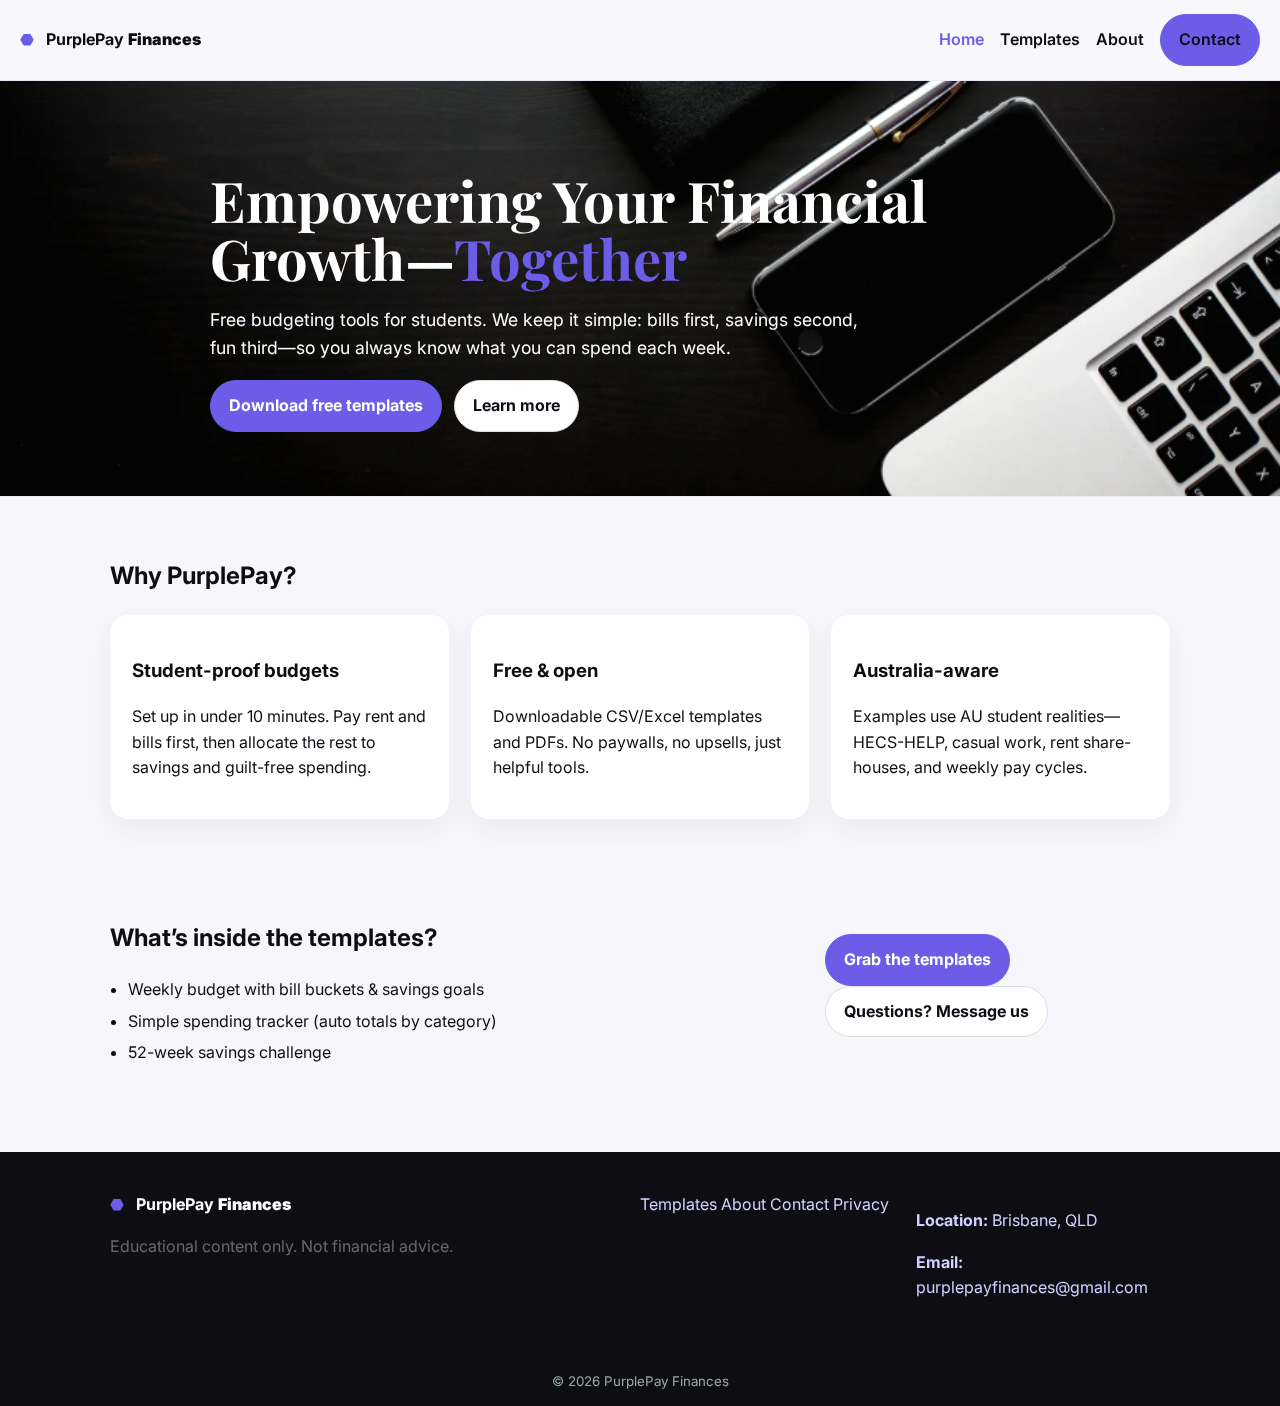
<file: index.html>
<!DOCTYPE html>
<html lang="en">
<head>
  <meta charset="utf-8" />
  <meta name="viewport" content="width=device-width,initial-scale=1" />
  <title>PurplePay Finances · Student Budgeting Templates & Guides</title>
  <meta name="description" content="Free budgeting templates and simple guides for students in Australia. Learn to plan your money, pay bills first, and save consistently." />
  <link rel="preconnect" href="https://fonts.gstatic.com" crossorigin>
  <link href="https://fonts.googleapis.com/css2?family=Inter:wght@400;600;700&family=Playfair+Display:wght@600;700&display=swap" rel="stylesheet">
  <link rel="stylesheet" href="assets/css/style.css" />
  <link rel="manifest" href="site.webmanifest">
  <meta property="og:title" content="PurplePay Finances" />
  <meta property="og:description" content="Free student budgeting templates (Excel/CSV) and guides." />
  <meta property="og:type" content="website" />
  <meta property="og:image" content="assets/img/hero.jpg" />
  <meta name="theme-color" content="#6C5CE7">
</head>
<body>
<header class="site-header">
  <a class="brand" href="index.html"><span class="brand-icon">⬣</span> PurplePay <strong>Finances</strong></a>
  <button class="nav-toggle" aria-expanded="false" aria-controls="nav">Menu</button>
  <nav id="nav" class="site-nav">
    <a href="index.html" aria-current="page">Home</a>
    <a href="templates.html">Templates</a>
    <a href="about.html">About</a>
    <a href="contact.html" class="btn btn-primary">Contact</a>
  </nav>
</header>

<main>
  <section class="hero">
    <div class="hero-inner">
      <h1>Empowering Your Financial Growth—<span class="accent">Together</span></h1>
      <p class="lead">Free budgeting tools for students. We keep it simple: bills first, savings second, fun third—so you always know what you can spend each week.</p>
      <div class="cta-row">
        <a class="btn btn-primary" href="templates.html">Download free templates</a>
        <a class="btn btn-ghost" href="about.html">Learn more</a>
      </div>
    </div>
    <figure class="hero-media" role="img" aria-label="Soft purple office backdrop"></figure>
  </section>

  <section class="features container">
    <h2>Why PurplePay?</h2>
    <div class="grid-3">
      <article class="card">
        <h3>Student-proof budgets</h3>
        <p>Set up in under 10 minutes. Pay rent and bills first, then allocate the rest to savings and guilt-free spending.</p>
      </article>
      <article class="card">
        <h3>Free & open</h3>
        <p>Downloadable CSV/Excel templates and PDFs. No paywalls, no upsells, just helpful tools.</p>
      </article>
      <article class="card">
        <h3>Australia-aware</h3>
        <p>Examples use AU student realities—HECS-HELP, casual work, rent share-houses, and weekly pay cycles.</p>
      </article>
    </div>
  </section>

  <section class="strip container">
    <div>
      <h2>What’s inside the templates?</h2>
      <ul class="checklist">
        <li>Weekly budget with bill buckets & savings goals</li>
        <li>Simple spending tracker (auto totals by category)</li>
        <li>52-week savings challenge</li>
      </ul>
    </div>
    <div class="strip-cta">
      <a class="btn btn-primary" href="templates.html">Grab the templates</a>
      <a class="btn btn-ghost" href="contact.html">Questions? Message us</a>
    </div>
  </section>
</main>

<footer class="site-footer">
  <div class="container footer-grid">
    <div>
      <div class="brand footer-brand"><span class="brand-icon">⬣</span> PurplePay <strong>Finances</strong></div>
      <p class="muted">Educational content only. Not financial advice.</p>
    </div>
    <nav aria-label="Footer">
      <a href="templates.html">Templates</a>
      <a href="about.html">About</a>
      <a href="contact.html">Contact</a>
      <a href="privacy.html">Privacy</a>
    </nav>
    <div>
      <p><strong>Location:</strong> Brisbane, QLD</p>
      <p><strong>Email:</strong> <a href="mailto:purplepayfinances@gmail.com">purplepayfinances@gmail.com</a></p>
    </div>
  </div>
  <small class="copyright">© <span id="year"></span> PurplePay Finances</small>
</footer>

<script src="assets/js/main.js" defer></script>
</body>
</html>
</file>
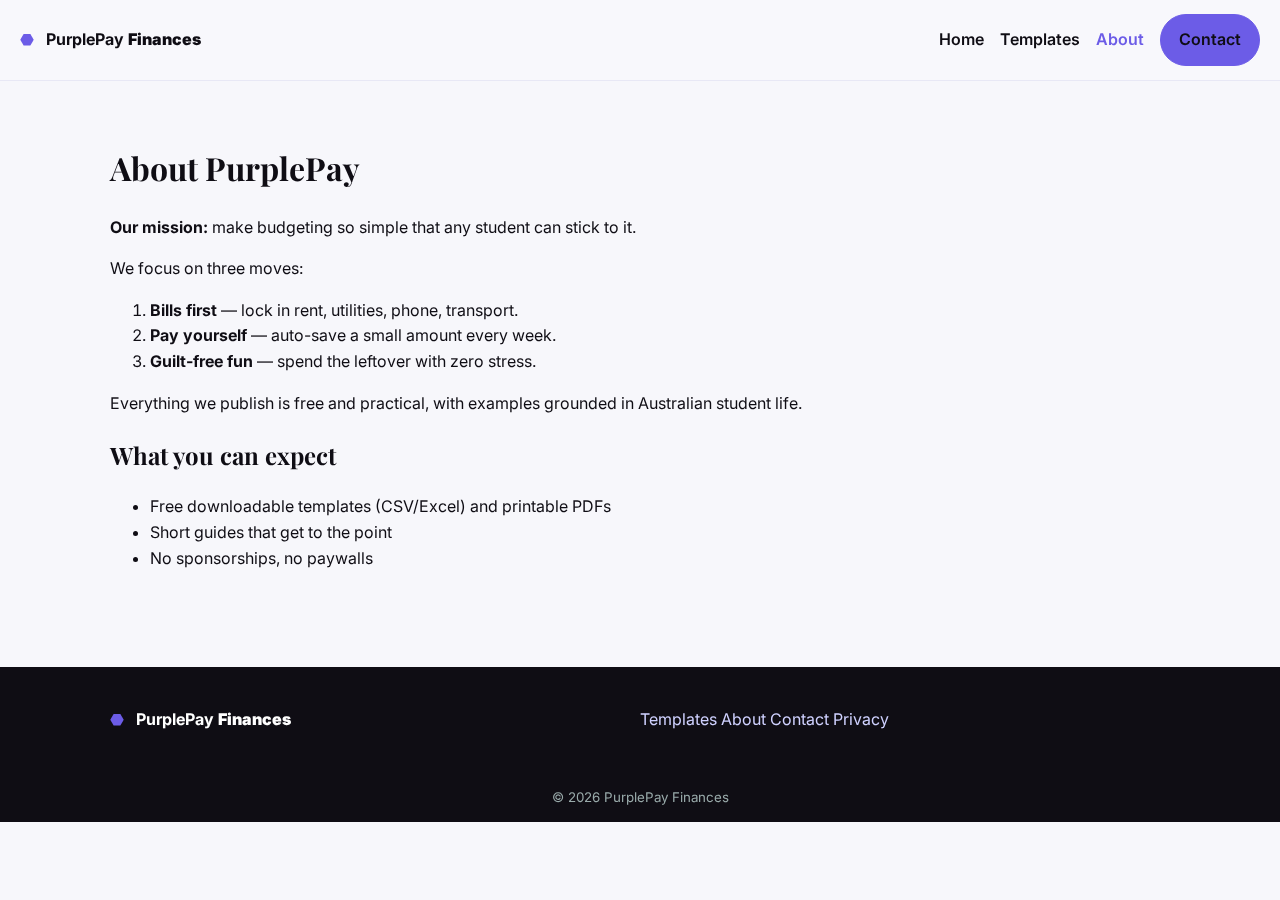
<file: about.html>
<!DOCTYPE html>
<html lang="en">
<head>
  <meta charset="utf-8" />
  <meta name="viewport" content="width=device-width,initial-scale=1" />
  <title>About · PurplePay Finances</title>
  <meta name="description" content="PurplePay Finances helps students build simple, realistic budgets with free templates and guides." />
  <link href="https://fonts.googleapis.com/css2?family=Inter:wght@400;600;700&family=Playfair+Display:wght@600;700&display=swap" rel="stylesheet">
  <link rel="stylesheet" href="assets/css/style.css" />
</head>
<body>
<header class="site-header">
  <a class="brand" href="index.html"><span class="brand-icon">⬣</span> PurplePay <strong>Finances</strong></a>
  <button class="nav-toggle" aria-expanded="false" aria-controls="nav">Menu</button>
  <nav id="nav" class="site-nav">
    <a href="index.html">Home</a>
    <a href="templates.html">Templates</a>
    <a href="about.html" aria-current="page">About</a>
    <a href="contact.html" class="btn btn-primary">Contact</a>
  </nav>
</header>

<main class="container prose">
  <h1>About PurplePay</h1>
  <p><strong>Our mission:</strong> make budgeting so simple that any student can stick to it.</p>
  <p>We focus on three moves: </p>
  <ol>
    <li><strong>Bills first</strong> — lock in rent, utilities, phone, transport.</li>
    <li><strong>Pay yourself</strong> — auto-save a small amount every week.</li>
    <li><strong>Guilt-free fun</strong> — spend the leftover with zero stress.</li>
  </ol>
  <p>Everything we publish is free and practical, with examples grounded in Australian student life.</p>

  <h2>What you can expect</h2>
  <ul>
    <li>Free downloadable templates (CSV/Excel) and printable PDFs</li>
    <li>Short guides that get to the point</li>
    <li>No sponsorships, no paywalls</li>
  </ul>
</main>

<footer class="site-footer">
  <div class="container footer-grid">
    <div class="brand footer-brand"><span class="brand-icon">⬣</span> PurplePay <strong>Finances</strong></div>
    <nav aria-label="Footer">
      <a href="templates.html">Templates</a>
      <a href="about.html" aria-current="page">About</a>
      <a href="contact.html">Contact</a>
      <a href="privacy.html">Privacy</a>
    </nav>
  </div>
  <small class="copyright">© <span id="year"></span> PurplePay Finances</small>
</footer>
<script src="assets/js/main.js" defer></script>
</body>
</html>
</file>
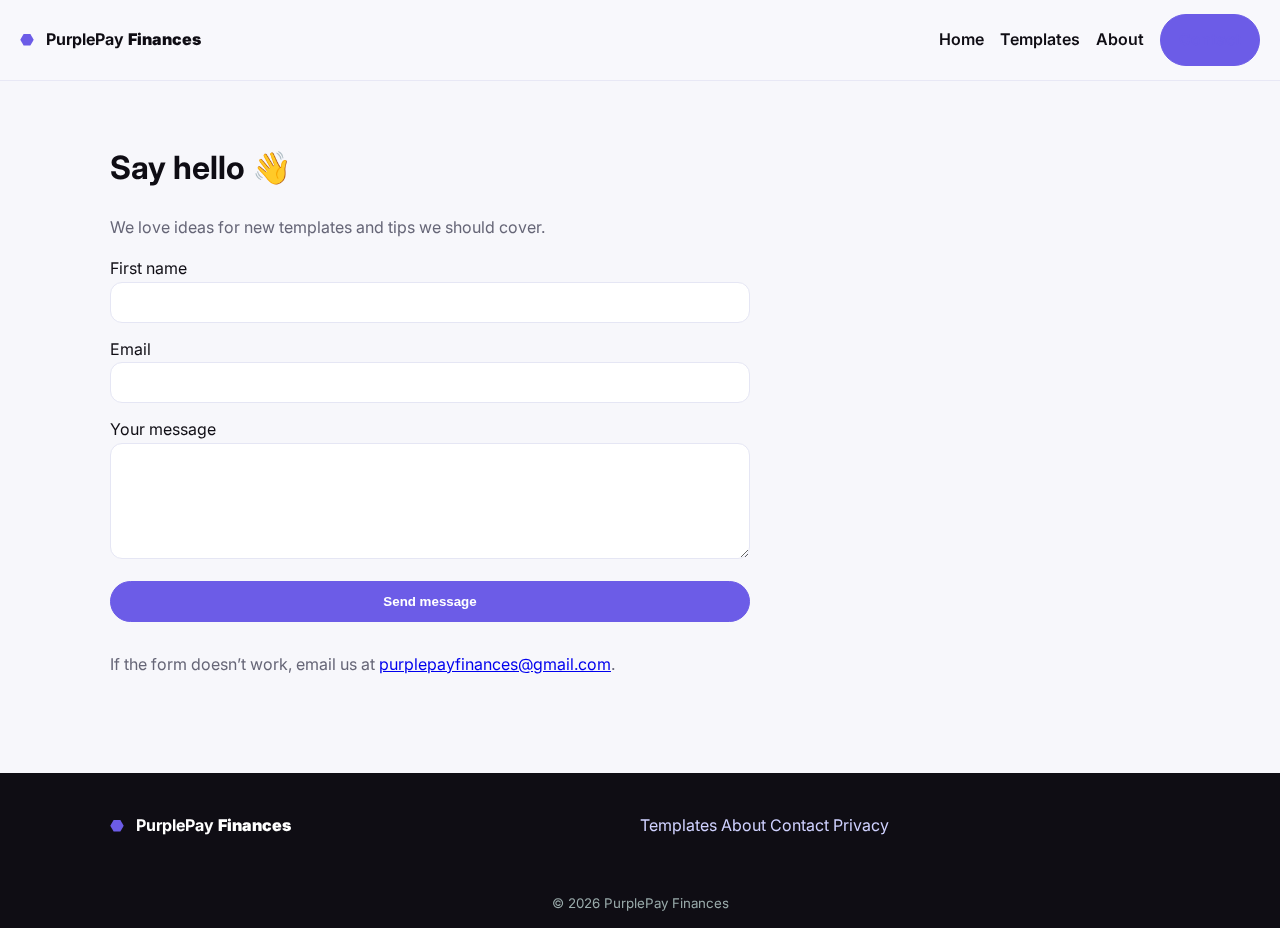
<file: contact.html>
<!DOCTYPE html>
<html lang="en">
<head>
  <meta charset="utf-8" />
  <meta name="viewport" content="width=device-width,initial-scale=1" />
  <title>Contact · PurplePay Finances</title>
  <meta name="description" content="Contact PurplePay Finances for student budgeting help or template ideas." />
  <link href="https://fonts.googleapis.com/css2?family=Inter:wght@400;600;700&family=Playfair+Display:wght@600;700&display=swap" rel="stylesheet">
  <link rel="stylesheet" href="assets/css/style.css" />
</head>
<body>
<header class="site-header">
  <a class="brand" href="index.html"><span class="brand-icon">⬣</span> PurplePay <strong>Finances</strong></a>
  <button class="nav-toggle" aria-expanded="false" aria-controls="nav">Menu</button>
  <nav id="nav" class="site-nav">
    <a href="index.html">Home</a>
    <a href="templates.html">Templates</a>
    <a href="about.html">About</a>
    <a href="contact.html" class="btn btn-primary" aria-current="page">Contact</a>
  </nav>
</header>

<main class="container">
  <h1>Say hello 👋</h1>
  <p class="muted">We love ideas for new templates and tips we should cover.</p>

  <form class="contact-form" action="https://formspree.io/f/your-id" method="POST">
    <label>First name
      <input type="text" name="first_name" required>
    </label>
    <label>Email
      <input type="email" name="email" required>
    </label>
    <label>Your message
      <textarea name="message" rows="6" required></textarea>
    </label>
    <button class="btn btn-primary" type="submit">Send message</button>
    <p class="muted">If the form doesn’t work, email us at
      <a href="mailto:purplepayfinances@gmail.com">purplepayfinances@gmail.com</a>.
    </p>
  </form>
</main>

<footer class="site-footer">
  <div class="container footer-grid">
    <div class="brand footer-brand"><span class="brand-icon">⬣</span> PurplePay <strong>Finances</strong></div>
    <nav aria-label="Footer">
      <a href="templates.html">Templates</a>
      <a href="about.html">About</a>
      <a href="contact.html" aria-current="page">Contact</a>
      <a href="privacy.html">Privacy</a>
    </nav>
  </div>
  <small class="copyright">© <span id="year"></span> PurplePay Finances</small>
</footer>
<script src="assets/js/main.js" defer></script>
</body>
</html>
</file>
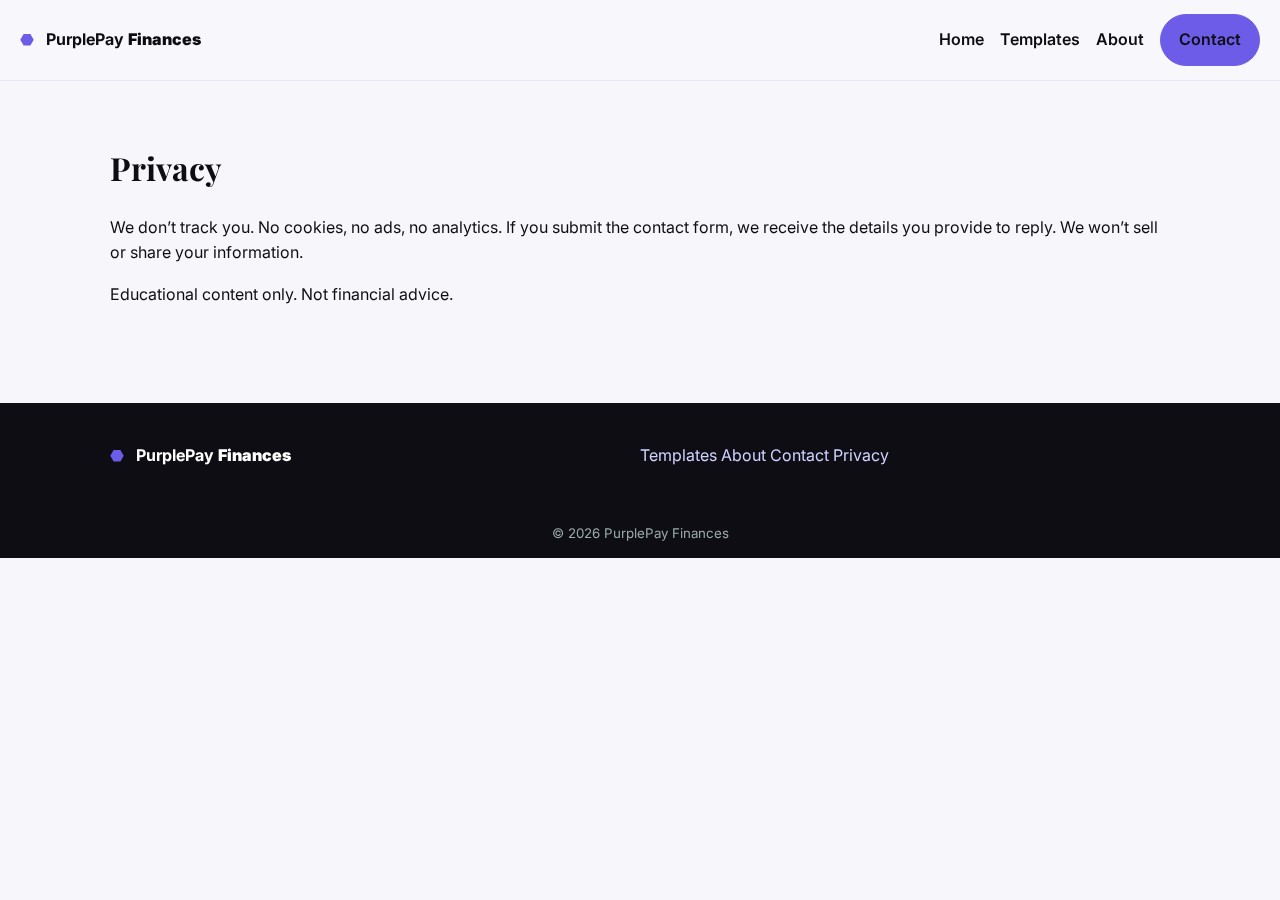
<file: privacy.html>
<!DOCTYPE html>
<html lang="en">
<head>
  <meta charset="utf-8" />
  <meta name="viewport" content="width=device-width,initial-scale=1" />
  <title>Privacy · PurplePay Finances</title>
  <link href="https://fonts.googleapis.com/css2?family=Inter:wght@400;600;700&family=Playfair+Display:wght@600;700&display=swap" rel="stylesheet">
  <link rel="stylesheet" href="assets/css/style.css" />
</head>
<body>
<header class="site-header">
  <a class="brand" href="index.html"><span class="brand-icon">⬣</span> PurplePay <strong>Finances</strong></a>
  <button class="nav-toggle" aria-expanded="false" aria-controls="nav">Menu</button>
  <nav id="nav" class="site-nav">
    <a href="index.html">Home</a>
    <a href="templates.html">Templates</a>
    <a href="about.html">About</a>
    <a href="contact.html" class="btn btn-primary">Contact</a>
  </nav>
</header>

<main class="container prose">
  <h1>Privacy</h1>
  <p>We don’t track you. No cookies, no ads, no analytics. If you submit the contact form, we receive the details you provide to reply. We won’t sell or share your information.</p>
  <p>Educational content only. Not financial advice.</p>
</main>

<footer class="site-footer">
  <div class="container footer-grid">
    <div class="brand footer-brand"><span class="brand-icon">⬣</span> PurplePay <strong>Finances</strong></div>
    <nav aria-label="Footer">
      <a href="templates.html">Templates</a>
      <a href="about.html">About</a>
      <a href="contact.html">Contact</a>
      <a href="privacy.html" aria-current="page">Privacy</a>
    </nav>
  </div>
  <small class="copyright">© <span id="year"></span> PurplePay Finances</small>
</footer>
<script src="assets/js/main.js" defer></script>
</body>
</html>
</file>
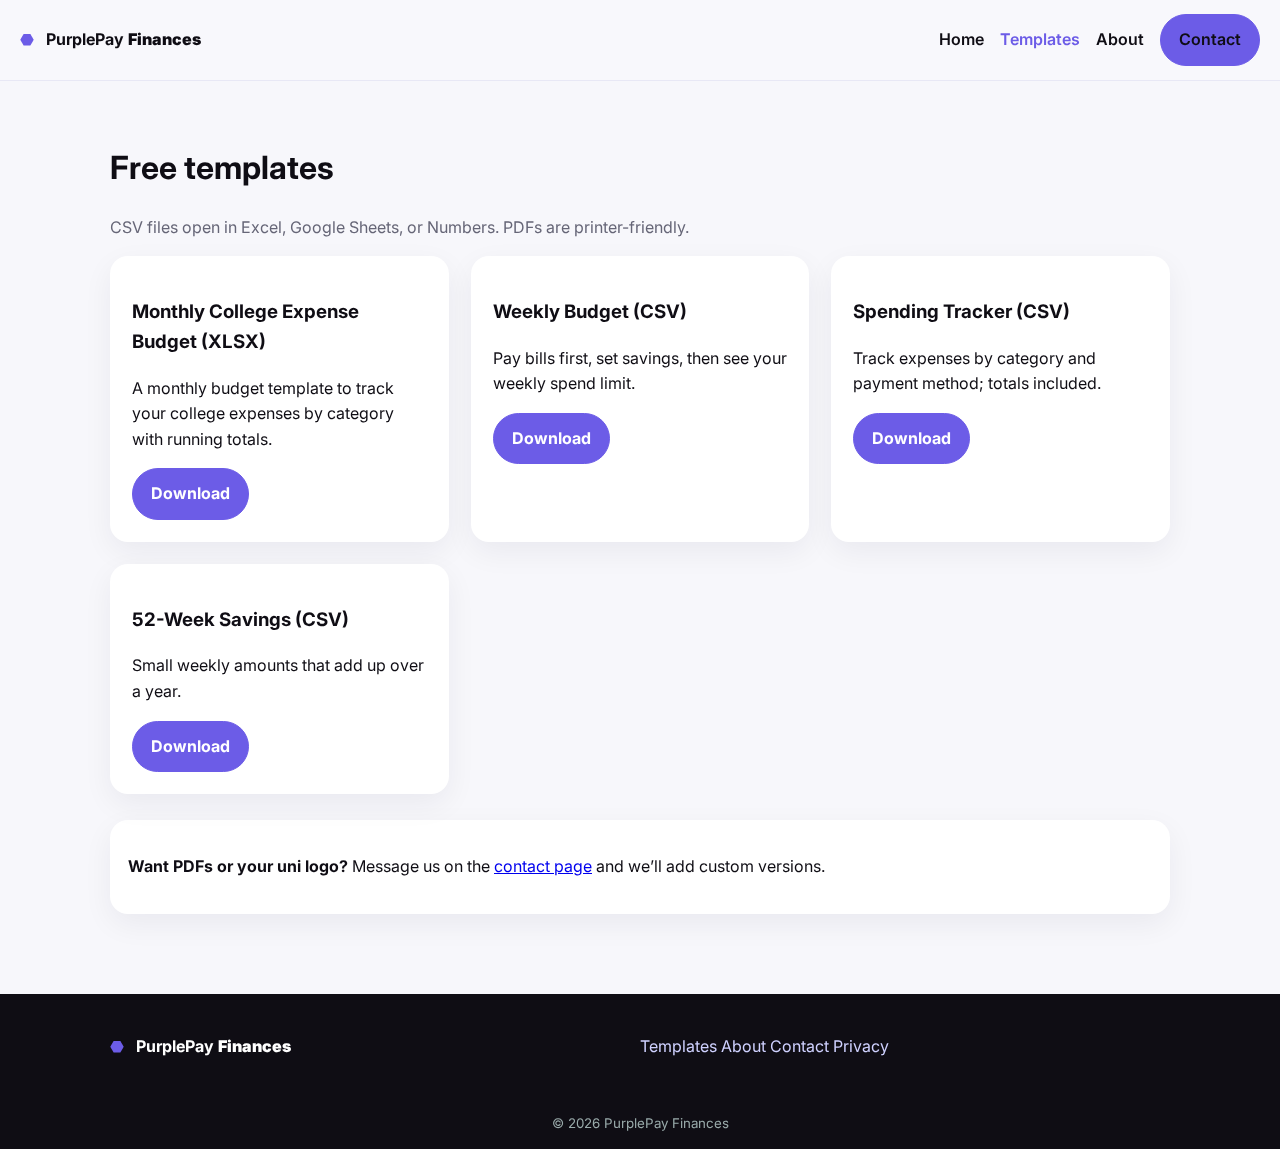
<file: templates.html>
<!DOCTYPE html>
<html lang="en">
<head>
  <meta charset="utf-8" />
  <meta name="viewport" content="width=device-width,initial-scale=1" />
  <title>Free Templates · PurplePay Finances</title>
  <meta name="description" content="Download free student budgeting templates: weekly budget, spending tracker, and 52-week savings challenge." />
  <link href="https://fonts.googleapis.com/css2?family=Inter:wght@400;600;700&family=Playfair+Display:wght@600;700&display=swap" rel="stylesheet">
  <link rel="stylesheet" href="assets/css/style.css" />
</head>
<body>
<header class="site-header">
  <a class="brand" href="index.html"><span class="brand-icon">⬣</span> PurplePay <strong>Finances</strong></a>
  <button class="nav-toggle" aria-expanded="false" aria-controls="nav">Menu</button>
  <nav id="nav" class="site-nav">
    <a href="index.html">Home</a>
    <a href="templates.html" aria-current="page">Templates</a>
    <a href="about.html">About</a>
    <a href="contact.html" class="btn btn-primary">Contact</a>
  </nav>
</header>

<main class="container">
  <h1>Free templates</h1>
  <p class="muted">CSV files open in Excel, Google Sheets, or Numbers. PDFs are printer-friendly.</p>

  <div class="grid-3 cards">
    <article class="card download">
      <h3>Monthly College Expense Budget (XLSX)</h3>
      <p>A monthly budget template to track your college expenses by category with running totals.</p>
      <a class="btn btn-primary" href="assets/templates/monthly-college-expense.xlsx" download>Download</a>
    </article>

    <article class="card download">
      <h3>Weekly Budget (CSV)</h3>
      <p>Pay bills first, set savings, then see your weekly spend limit.</p>
      <a class="btn btn-primary" href="assets/templates/budget-weekly.csv" download>Download</a>
    </article>
    <article class="card download">
      <h3>Spending Tracker (CSV)</h3>
      <p>Track expenses by category and payment method; totals included.</p>
      <a class="btn btn-primary" href="assets/templates/spending-tracker.csv" download>Download</a>
    </article>
    <article class="card download">
      <h3>52-Week Savings (CSV)</h3>
      <p>Small weekly amounts that add up over a year.</p>
      <a class="btn btn-primary" href="assets/templates/52-week-savings.csv" download>Download</a>
    </article>
  </div>

  <div class="note-card">
    <p><strong>Want PDFs or your uni logo?</strong> Message us on the <a href="contact.html">contact page</a> and we’ll add custom versions.</p>
  </div>
</main>

<footer class="site-footer">
  <div class="container footer-grid">
    <div class="brand footer-brand"><span class="brand-icon">⬣</span> PurplePay <strong>Finances</strong></div>
    <nav aria-label="Footer">
      <a href="templates.html" aria-current="page">Templates</a>
      <a href="about.html">About</a>
      <a href="contact.html">Contact</a>
      <a href="privacy.html">Privacy</a>
    </nav>
  </div>
  <small class="copyright">© <span id="year"></span> PurplePay Finances</small>
</footer>
<script src="assets/js/main.js" defer></script>
</body>
</html>
</file>
<file: assets/css/style.css>
:root{
  --pp-purple:#6C5CE7;
  --pp-purple-deep:#5a48ff;
  --pp-bg:#f7f7fb;
  --pp-ink:#0f0d14;
  --pp-muted:#556;
  --pp-card:#ffffff;
  --radius:18px;
  --shadow:0 10px 30px rgba(17,12,46,.06);
}

*{box-sizing:border-box}
html,body{margin:0;padding:0}
body{
  font-family:Inter,system-ui,-apple-system,Segoe UI,Roboto,Arial,"Noto Sans",sans-serif;
  color:var(--pp-ink); background:var(--pp-bg); line-height:1.6;
}

/* Header */
.site-header{
  position:sticky; top:0; z-index:100; backdrop-filter:saturate(120%) blur(6px);
  background:rgba(247,247,251,.8); border-bottom:1px solid #e8e8f5;
  display:flex; align-items:center; justify-content:space-between; gap:12px; padding:14px 20px;
}
.brand{font-weight:700; text-decoration:none; color:var(--pp-ink)}
.brand-icon{display:inline-block;margin-right:8px;color:var(--pp-purple)}
.site-nav{display:flex; gap:16px; align-items:center}
.site-nav a{color:var(--pp-ink); text-decoration:none; font-weight:600}
.site-nav a[aria-current="page"]{color:var(--pp-purple)}
.nav-toggle{display:none}

/* Logo image styling */
.logo{
  display:inline-block;
  height:40px;
  width:auto;
  margin-right:8px;
  vertical-align:middle;
}

/* Buttons */
.btn{display:inline-block; padding:12px 18px; border-radius:999px; border:1px solid #ddd; text-decoration:none; font-weight:700}
.btn-primary{background:var(--pp-purple); color:#fff; border-color:var(--pp-purple)}
.btn-primary:hover{background:var(--pp-purple-deep)}
.btn-ghost{background:#fff; color:var(--pp-ink)}

/* Layout */
.container{max-width:1100px; margin:0 auto; padding:40px 20px}
.grid-3{display:grid; grid-template-columns:repeat(3,minmax(0,1fr)); gap:22px}
.cards .card{min-height:200px}
.card{background:var(--pp-card); border-radius:var(--radius); padding:22px; box-shadow:var(--shadow)}
.prose h1,.prose h2{font-family:"Playfair Display",serif}
.muted{color:#667}
.checklist{margin:0; padding-left:1.1em}
.checklist li{margin:6px 0}

/* Hero */
/*
 * Home page hero styling
 *
 * Replace the default gradient-only hero background with a subtle, high‑contrast
 * photographic texture. We layer a semi‑transparent purple gradient over
 * the image to preserve the PurplePay colour palette, and keep the
 * professional look and feel. The final gradient layer subtly darkens
 * the bottom of the hero to help the text stand out.
 */
.hero{
  position:relative;
  overflow:hidden;
  /* Use the original dark photo without any gradient overlay to keep its natural colours.
     A plain background behind the hero text ensures legibility while letting the image shine. */
  background:
    url('../img/home-background.png') center/cover no-repeat;
  border-bottom:1px solid #ececfa;
}
.hero-inner{padding:90px 20px 64px; max-width:900px; margin:0 auto}
.hero h1{font-family:"Playfair Display",serif; font-size: clamp(32px, 5vw, 56px); line-height:1.05; margin:0 0 10px}
/*
 * Adjust hero headline and tagline colours for better contrast against the
 * dark photographic background. The main headline is white, while the
 * accent span retains the PurplePay purple hue. The lead paragraph
 * underneath is also white to improve legibility.
 */
.hero h1{
  color:#fff;
}
.hero .accent{
  color:var(--pp-purple);
}
.hero .lead{
  font-size:1.1rem;
  color:#fff;
  max-width:60ch;
}
.cta-row{margin-top:18px; display:flex; gap:12px; flex-wrap:wrap}
/*
 * Simplified hero media: remove the separate photo layer from the hero media
 * block and retain only a subtle horizontal purple gradient. The actual
 * photographic backdrop is now defined on the .hero container above.
 */
.hero-media{
  /* Hide the hero media block entirely to remove the purple box that used to
   * sit beneath the hero text. The photographic backdrop is now handled
   * by the `.hero` background, so this element is no longer needed. */
  display:none;
}

/* Strip */
.strip{display:grid; grid-template-columns:2fr 1fr; gap:24px; align-items:center}
.note-card{margin-top:26px; padding:18px; border-radius:var(--radius); background:#fff; box-shadow:var(--shadow)}

/* Footer */
.site-footer{margin-top:40px; background:#0f0d14; color:#cfd1ff}
.footer-grid{display:grid; grid-template-columns:2fr 1fr 1fr; gap:22px}
.footer-grid a{color:#cfd1ff; text-decoration:none}
.footer-brand{color:#fff}
.copyright{display:block; text-align:center; padding:14px; color:#9aa}

/* Contact form */
.contact-form{display:grid; gap:14px; max-width:640px}
.contact-form input,.contact-form textarea{
  width:100%; padding:12px 14px; border-radius:12px; border:1px solid #e5e6f4; background:#fff
}

/* Responsive */
@media (max-width: 880px){
  .grid-3{grid-template-columns:1fr}
  .strip{grid-template-columns:1fr}
  .site-nav{position:fixed; right:16px; top:64px; background:#fff; padding:12px 16px; border-radius:12px; box-shadow:var(--shadow); display:none; flex-direction:column}
  .nav-toggle{display:inline-flex; align-items:center; padding:8px 12px; border-radius:10px; border:1px solid #ddd; background:#fff}
  .site-nav.open{display:flex}
}
</file>
